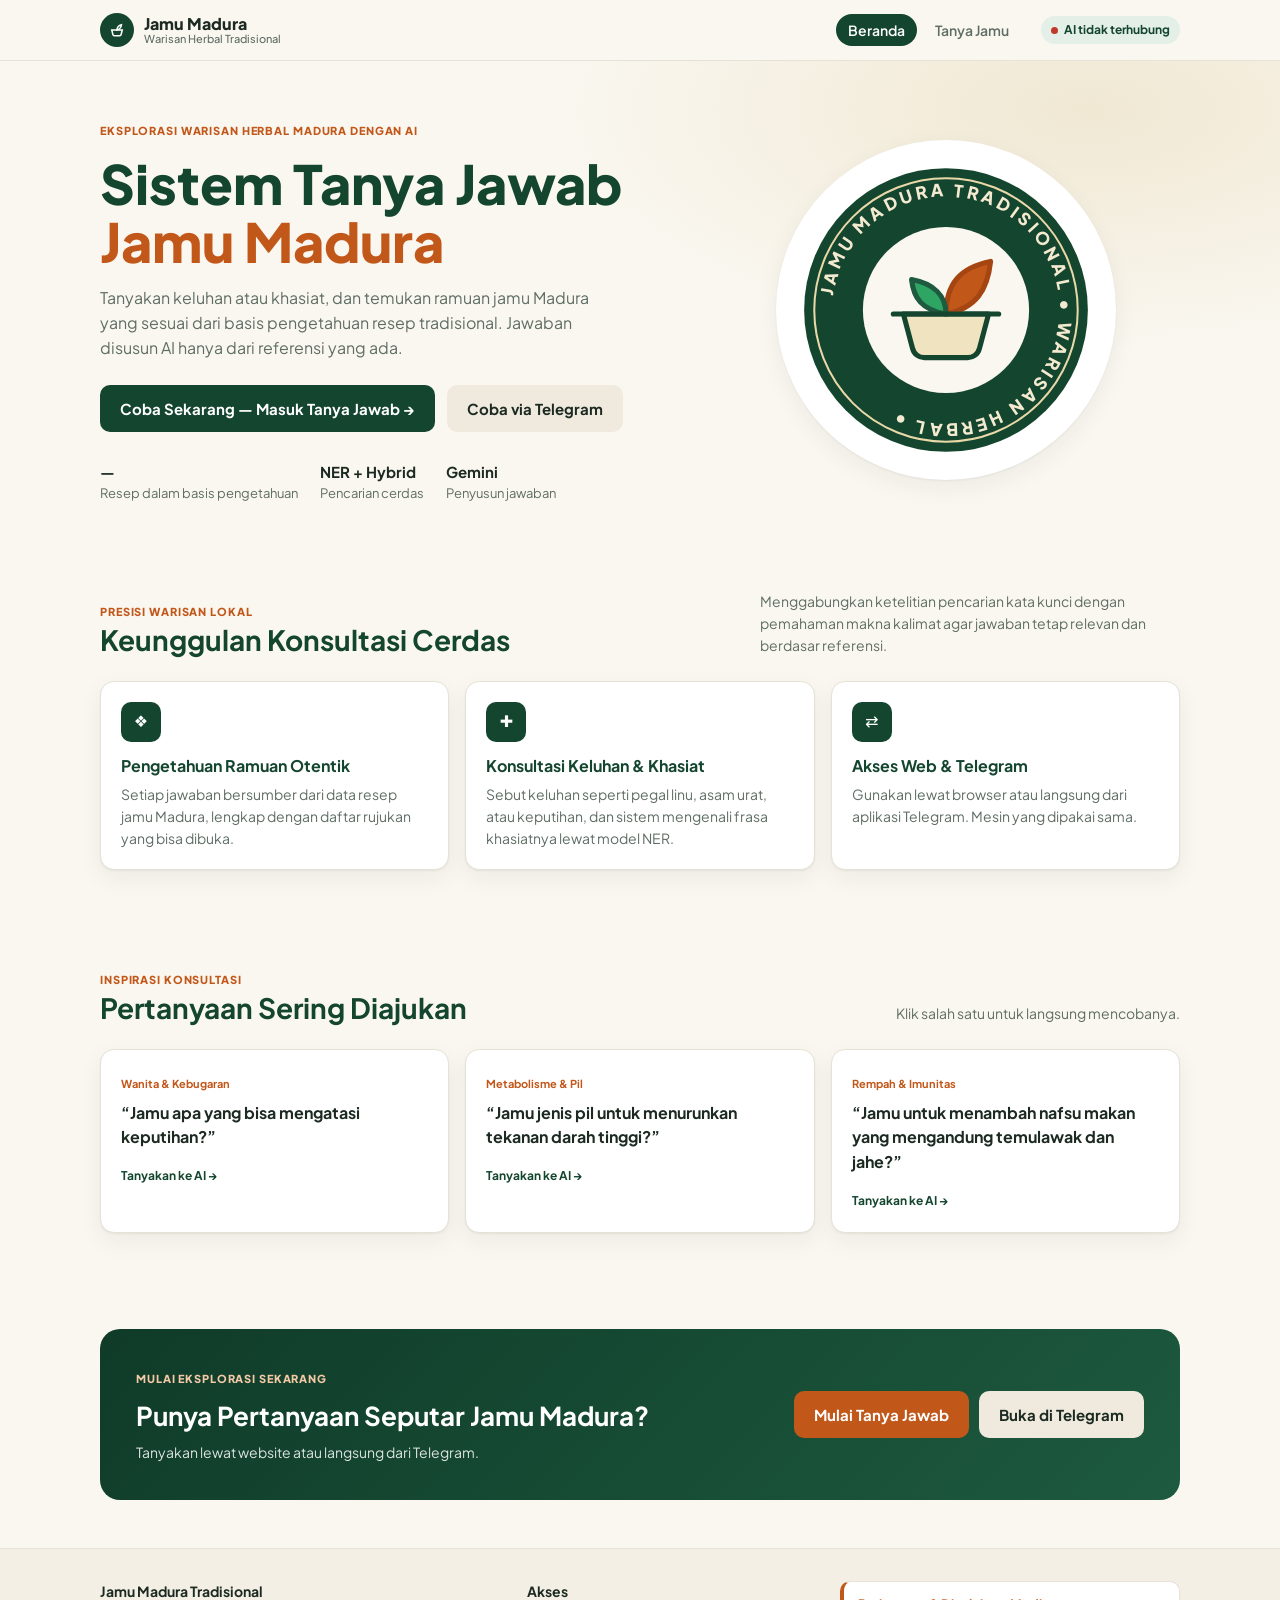
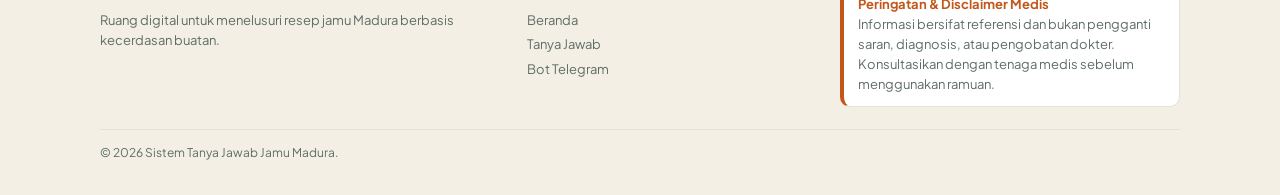
<file: static/index.html>
<!doctype html>
<html lang="id">
<head>
<meta charset="utf-8">
<meta name="viewport" content="width=device-width,initial-scale=1">
<title>Sistem Tanya Jawab Jamu Madura</title>
<meta name="description" content="Tanya khasiat dan ramuan jamu Madura dengan bantuan AI.">
<link rel="preconnect" href="https://fonts.googleapis.com">
<link href="https://fonts.googleapis.com/css2?family=Plus+Jakarta+Sans:wght@500;600;700;800&display=swap" rel="stylesheet">
<link rel="stylesheet" href="style.css">
<script src="config.js"></script>
</head>
<body>
<header class="nav"><div class="wrap">
  <a class="brand" href="index.html">
    <span class="logo"><svg width="18" height="18" viewBox="0 0 24 24" fill="none" stroke="#fff" stroke-width="2" stroke-linecap="round"><path d="M5 12h14l-1.5 6a2 2 0 0 1-2 1.5h-7a2 2 0 0 1-2-1.5z"/><path d="M12 12c0-4 2-6 6-7-.5 4-2 6-6 7z"/></svg></span>
    <span>Jamu Madura<small>Warisan Herbal Tradisional</small></span>
  </a>
  <ul>
    <li><a class="on" href="index.html">Beranda</a></li>
    <li><a href="chat.html">Tanya Jamu</a></li>
  </ul>
  <span class="pill"><span class="dot" id="apiDot"></span><span id="apiTxt">Memeriksa…</span></span>
</div></header>

<main>
<div class="hero"><div class="wrap">
  <div>
    <span class="eyebrow">Eksplorasi warisan herbal Madura dengan AI</span>
    <h1>Sistem Tanya Jawab <em>Jamu Madura</em></h1>
    <p class="lead">Tanyakan keluhan atau khasiat, dan temukan ramuan jamu Madura yang sesuai dari basis pengetahuan resep tradisional. Jawaban disusun AI hanya dari referensi yang ada.</p>
    <div class="cta">
      <a class="btn btn-green" href="chat.html">Coba Sekarang — Masuk Tanya Jawab →</a>
      <a class="btn btn-ghost" href="#" data-tg>Coba via Telegram</a>
    </div>
    <div class="stats">
      <div><b id="docCount">—</b>Resep dalam basis pengetahuan</div>
      <div><b>NER + Hybrid</b>Pencarian cerdas</div>
      <div><b>Gemini</b>Penyusun jawaban</div>
    </div>
  </div>
  <div class="seal" aria-hidden="true">
    <svg viewBox="0 0 300 300" width="100%">
      <defs><path id="arc" d="M150 150 m-112 0 a112 112 0 1 1 224 0 a112 112 0 1 1 -224 0"/></defs>
      <circle cx="150" cy="150" r="140" fill="#14452f"/>
      <circle cx="150" cy="150" r="130" fill="none" stroke="#e9d9a8" stroke-width="2"/>
      <circle cx="150" cy="150" r="82" fill="#faf7f0"/>
      <text font-size="17" font-weight="800" letter-spacing="3.2" fill="#f4ead0"><textPath href="#arc" startOffset="2%">JAMU MADURA TRADISIONAL • WARISAN HERBAL •</textPath></text>
      <g transform="translate(150 150)" stroke="#14452f" stroke-width="5" fill="none" stroke-linecap="round" stroke-linejoin="round">
        <path d="M-42 4h84l-9 34a12 12 0 0 1-12 9h-42a12 12 0 0 1-12-9z" fill="#f0e3c0"/>
        <path d="M0 4c0-30 14-46 44-52-3 28-14 46-44 52z" fill="#c2571a" stroke="#a54612"/>
        <path d="M0 4C0-14-12-26-34-30c2 18 10 30 34 34z" fill="#2fa563" stroke="#1d5a3f"/>
        <path d="M-52 4h104"/>
      </g>
    </svg>
  </div>
</div></div>

<section id="unggulan"><div class="wrap">
  <div class="sec-head">
    <div><span class="eyebrow">Presisi warisan lokal</span><h2>Keunggulan Konsultasi Cerdas</h2></div>
    <p>Menggabungkan ketelitian pencarian kata kunci dengan pemahaman makna kalimat agar jawaban tetap relevan dan berdasar referensi.</p>
  </div>
  <div class="grid3">
    <div class="card"><div class="ico">❖</div><h3>Pengetahuan Ramuan Otentik</h3><p>Setiap jawaban bersumber dari data resep jamu Madura, lengkap dengan daftar rujukan yang bisa dibuka.</p></div>
    <div class="card"><div class="ico">✚</div><h3>Konsultasi Keluhan &amp; Khasiat</h3><p>Sebut keluhan seperti pegal linu, asam urat, atau keputihan, dan sistem mengenali frasa khasiatnya lewat model NER.</p></div>
    <div class="card"><div class="ico">⇄</div><h3>Akses Web &amp; Telegram</h3><p>Gunakan lewat browser atau langsung dari aplikasi Telegram. Mesin yang dipakai sama.</p></div>
  </div>
</div></section>

<section><div class="wrap">
  <div class="sec-head"><div><span class="eyebrow">Inspirasi konsultasi</span><h2>Pertanyaan Sering Diajukan</h2></div><p>Klik salah satu untuk langsung mencobanya.</p></div>
  <div class="grid3">
    <a class="card faq-card" href="chat.html?q=Jamu%20apa%20yang%20bisa%20mengatasi%20keputihan%3F"><span class="tag">Wanita &amp; Kebugaran</span><q>Jamu apa yang bisa mengatasi keputihan?</q><span class="go">Tanyakan ke AI →</span></a>
    <a class="card faq-card" href="chat.html?q=Jamu%20jenis%20pil%20untuk%20menurunkan%20tekanan%20darah%20tinggi?%3F"><span class="tag">Metabolisme &amp; Pil</span><q>Jamu jenis pil untuk menurunkan tekanan darah tinggi?</q><span class="go">Tanyakan ke AI →</span></a>
    <a class="card faq-card" href="chat.html?q=Jamu%20untuk%20menambah%20nafsu%20makan%20yang%20mengandung%20temulawak%20dan%20jahe?%3F"><span class="tag">Rempah &amp; Imunitas</span><q>Jamu untuk menambah nafsu makan yang mengandung temulawak dan jahe?</q><span class="go">Tanyakan ke AI →</span></a>
  </div>
</div></section>

<section id="telegram"><div class="wrap">
  <div class="banner">
    <div><span class="eyebrow" style="color:#f4c9a6">Mulai eksplorasi sekarang</span><h2>Punya Pertanyaan Seputar Jamu Madura?</h2><p>Tanyakan lewat website atau langsung dari Telegram.</p></div>
    <div style="display:flex;gap:10px;flex-wrap:wrap"><a class="btn btn-orange" href="chat.html">Mulai Tanya Jawab</a><a class="btn btn-ghost" href="#" data-tg>Buka di Telegram</a></div>
  </div>
</div></section>
</main>

<footer><div class="wrap">
  <div class="cols">
    <div><h4>Jamu Madura Tradisional</h4><p>Ruang digital untuk menelusuri resep jamu Madura berbasis kecerdasan buatan.</p></div>
    <div><h4>Akses</h4><ul><li><a href="index.html">Beranda</a></li><li><a href="chat.html">Tanya Jawab</a></li><li><a href="#" data-tg>Bot Telegram</a></li></ul></div>
    <div class="disclaimer"><b style="color:var(--orange)">Peringatan &amp; Disclaimer Medis</b><br>Informasi bersifat referensi dan bukan pengganti saran, diagnosis, atau pengobatan dokter. Konsultasikan dengan tenaga medis sebelum menggunakan ramuan.</div>
  </div>
  <div class="copy">© 2026 Sistem Tanya Jawab Jamu Madura.</div>
</div></footer>

<script>
const C = window.APP_CONFIG, tg = "https://t.me/" + C.telegramUsername;
document.querySelectorAll("[data-tg]").forEach(a => { a.href = tg; a.target = "_blank"; a.rel = "noopener"; });
fetch(C.apiBase + "/api/health").then(r => r.json()).then(d => {
  document.getElementById("apiTxt").textContent = "AI aktif";
  document.getElementById("docCount").textContent = d.documents;
}).catch(() => {
  document.getElementById("apiDot").classList.add("off");
  document.getElementById("apiTxt").textContent = "AI tidak terhubung";
});
</script>
</body>
</html>
</file>
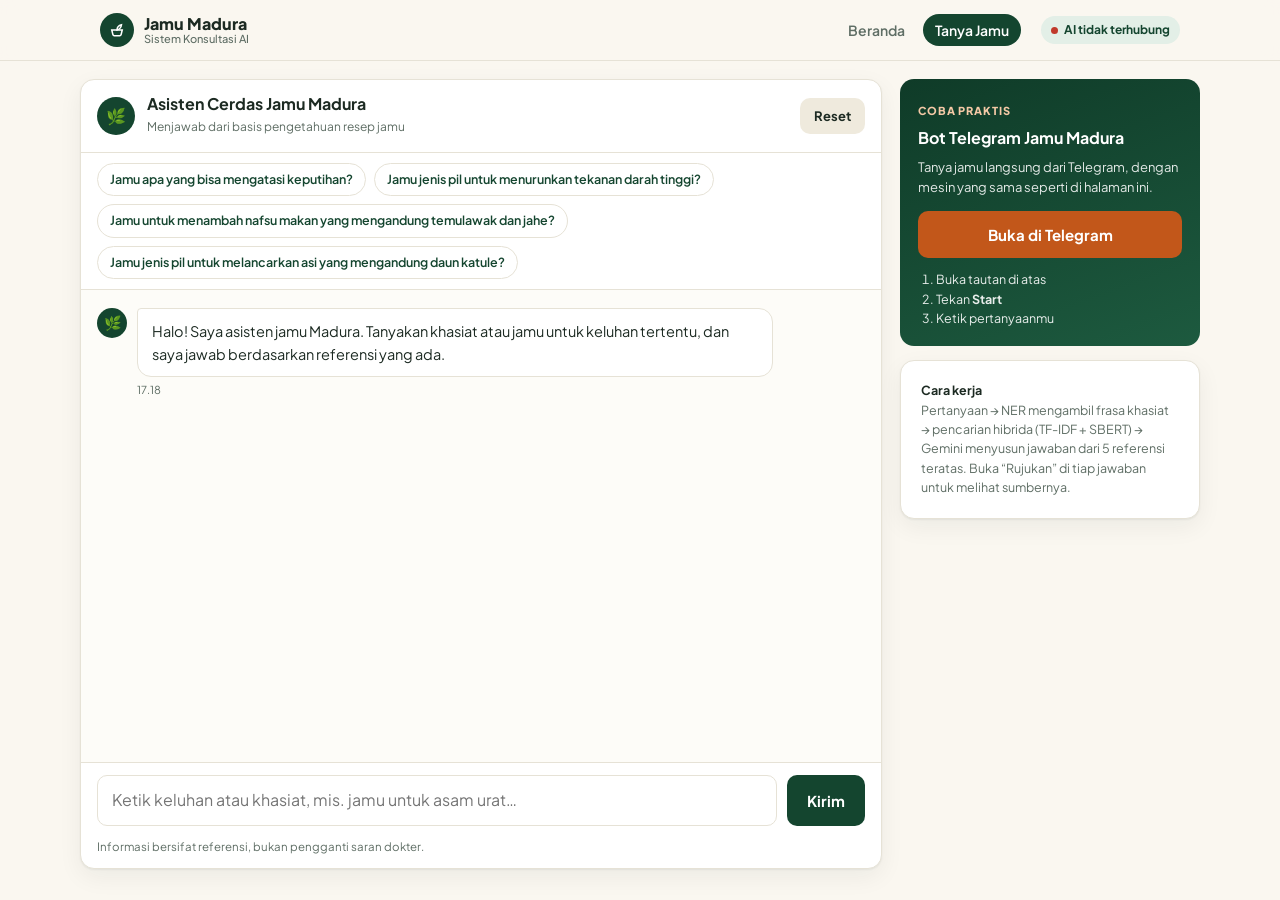
<file: static/chat.html>
<!doctype html>
<html lang="id">
<head>
<meta charset="utf-8">
<meta name="viewport" content="width=device-width,initial-scale=1">
<title>Tanya Jamu — Jamu Madura</title>
<link rel="preconnect" href="https://fonts.googleapis.com">
<link href="https://fonts.googleapis.com/css2?family=Plus+Jakarta+Sans:wght@500;600;700;800&display=swap" rel="stylesheet">
<link rel="stylesheet" href="style.css">
<script src="config.js"></script>
</head>
<body>
<header class="nav"><div class="wrap">
  <a class="brand" href="index.html">
    <span class="logo"><svg width="18" height="18" viewBox="0 0 24 24" fill="none" stroke="#fff" stroke-width="2" stroke-linecap="round"><path d="M5 12h14l-1.5 6a2 2 0 0 1-2 1.5h-7a2 2 0 0 1-2-1.5z"/><path d="M12 12c0-4 2-6 6-7-.5 4-2 6-6 7z"/></svg></span>
    <span>Jamu Madura<small>Sistem Konsultasi AI</small></span>
  </a>
  <ul>
    <li><a href="index.html">Beranda</a></li>
    <li><a class="on" href="chat.html">Tanya Jamu</a></li>
  </ul>
  <span class="pill"><span class="dot" id="apiDot"></span><span id="apiTxt">Memeriksa…</span></span>
</div></header>

<div class="wrap chat-layout">
  <section class="chat-box">
    <div class="chat-top">
      <div class="avatar">🌿</div>
      <div><h1>Asisten Cerdas Jamu Madura</h1><small>Menjawab dari basis pengetahuan resep jamu</small></div>
      <button class="btn btn-ghost btn-sm right" id="reset" type="button">Reset</button>
    </div>
    <div class="chips" id="chips"></div>
    <div class="msgs" id="msgs" aria-live="polite"></div>
    <form class="composer" id="form">
      <input id="inp" maxlength="500" autocomplete="off" placeholder="Ketik keluhan atau khasiat, mis. jamu untuk asam urat…">
      <button class="btn btn-green" id="send" type="submit">Kirim</button>
    </form>
    <div class="tip">Informasi bersifat referensi, bukan pengganti saran dokter.</div>
  </section>

  <aside class="side">
    <div class="tg">
      <span class="eyebrow" style="color:#f4c9a6">Coba praktis</span>
      <h3>Bot Telegram Jamu Madura</h3>
      <p>Tanya jamu langsung dari Telegram, dengan mesin yang sama seperti di halaman ini.</p>
      <a class="btn btn-orange" id="tgBtn" href="#" target="_blank" rel="noopener">Buka di Telegram</a>
      <ol><li>Buka tautan di atas</li><li>Tekan <b>Start</b></li><li>Ketik pertanyaanmu</li></ol>
    </div>
    <div class="card note"><b>Cara kerja</b><br>Pertanyaan → NER mengambil frasa khasiat → pencarian hibrida (TF-IDF + SBERT) → Gemini menyusun jawaban dari 5 referensi teratas. Buka “Rujukan” di tiap jawaban untuk melihat sumbernya.</div>
  </aside>
</div>

<script>
const C = window.APP_CONFIG;
const $ = id => document.getElementById(id);
const msgs = $("msgs"), inp = $("inp"), send = $("send");
const SUGGEST = ["Jamu apa yang bisa mengatasi keputihan?", "Jamu jenis pil untuk menurunkan tekanan darah tinggi?", "Jamu untuk menambah nafsu makan yang mengandung temulawak dan jahe?", "Jamu jenis pil untuk melancarkan asi yang mengandung daun katule?"];
const GREETING = "Halo! Saya asisten jamu Madura. Tanyakan khasiat atau jamu untuk keluhan tertentu, dan saya jawab berdasarkan referensi yang ada.";

document.querySelectorAll("[data-tg]").forEach(a => { a.href = "https://t.me/" + C.telegramUsername; a.target = "_blank"; });
$("tgBtn").href = "https://t.me/" + C.telegramUsername;

const esc = s => s.replace(/[&<>"']/g, c => ({ "&": "&amp;", "<": "&lt;", ">": "&gt;", '"': "&quot;", "'": "&#39;" }[c]));
function fmt(t) {            // markdown ringan yang aman: paragraf + bullet
  const lines = esc(t).split("\n"); let out = "", list = false;
  for (const l of lines) {
    const m = l.match(/^\s*[-*•]\s+(.*)/);
    if (m) { if (!list) { out += "<ul>"; list = true; } out += "<li>" + m[1] + "</li>"; }
    else { if (list) { out += "</ul>"; list = false; } if (l.trim()) out += "<p>" + l + "</p>"; }
  }
  return out + (list ? "</ul>" : "");
}
const now = () => new Date().toLocaleTimeString("id-ID", { hour: "2-digit", minute: "2-digit" });

function add(role, html, extra = "") {
  const d = document.createElement("div");
  d.className = "msg " + role;
  d.innerHTML = (role === "bot" ? '<div class="avatar" style="width:30px;height:30px;font-size:14px">🌿</div>' : "") +
    '<div><div class="bubble">' + html + extra + '</div><div class="meta">' + now() + "</div></div>";
  msgs.appendChild(d); msgs.scrollTop = msgs.scrollHeight; return d;
}
function sourcesHtml(r) {
  const kw = r.keywords ? '<div><span class="kw">Kata kunci: ' + esc(r.keywords) + "</span></div>" : "";
  const li = (r.sources || []).map(s => "<li><b>" + esc(s.nama) + "</b> — " + esc(s.khasiat) + "</li>").join("");
  return kw + (li ? '<details class="src"><summary>Rujukan (' + r.sources.length + ")</summary><ul>" + li + "</ul></details>" : "");
}

let busy = false;
async function ask(q) {
  q = q.trim(); if (busy || q.length < 2) return;
  busy = true; send.disabled = true; inp.value = "";
  add("user", esc(q));
  const t = add("bot", '<span class="typing"><span></span><span></span><span></span></span>');
  try {
    const res = await fetch(C.apiBase + "/api/chat", { method: "POST", headers: { "Content-Type": "application/json" }, body: JSON.stringify({ message: q }) });
    if (res.status === 429) throw new Error("Terlalu banyak pertanyaan, tunggu sebentar lalu coba lagi.");
    if (!res.ok) throw new Error("Server mengalami kendala (" + res.status + ").");
    const r = await res.json();
    t.remove(); add("bot", fmt(r.answer), sourcesHtml(r));
  } catch (e) {
    t.remove();
    add("bot", esc(e instanceof TypeError ? "Tidak dapat terhubung ke server. Pastikan API berjalan." : e.message));
  }
  busy = false; send.disabled = false; inp.focus();
}

function start() {
  msgs.innerHTML = ""; add("bot", esc(GREETING));
}
$("chips").innerHTML = SUGGEST.map(s => '<button type="button" class="chip">' + esc(s) + "</button>").join("");
$("chips").addEventListener("click", e => { if (e.target.classList.contains("chip")) ask(e.target.textContent); });
$("form").addEventListener("submit", e => { e.preventDefault(); ask(inp.value); });
$("reset").addEventListener("click", start);

fetch(C.apiBase + "/api/health").then(r => r.json()).then(() => { $("apiTxt").textContent = "AI aktif"; })
  .catch(() => { $("apiDot").classList.add("off"); $("apiTxt").textContent = "AI tidak terhubung"; });

start();
const q0 = new URLSearchParams(location.search).get("q");
if (q0) ask(q0);
</script>
</body>
</html>
</file>
<file: static/style.css>
:root{
  --green-900:#0f3b28; --green-800:#14452f; --green-700:#1d5a3f; --green-100:#e3efe7;
  --orange:#c2571a; --orange-dark:#a54612; --orange-100:#fbe9dc;
  --cream:#faf7f0; --paper:#ffffff; --ink:#1c2a22; --muted:#5f6e65; --line:#e6e2d6;
  --radius:14px; --shadow:0 1px 2px rgba(20,40,30,.06),0 8px 24px rgba(20,40,30,.06);
}
*{box-sizing:border-box;margin:0}
html{scroll-behavior:smooth}
body{font-family:"Plus Jakarta Sans",system-ui,-apple-system,"Segoe UI",sans-serif;background:var(--cream);color:var(--ink);line-height:1.55;-webkit-font-smoothing:antialiased}
a{color:inherit;text-decoration:none}
img,svg{display:block;max-width:100%}
.wrap{max-width:1120px;margin:0 auto;padding:0 20px}

/* nav */
.nav{position:sticky;top:0;z-index:20;background:rgba(250,247,240,.9);backdrop-filter:blur(8px);border-bottom:1px solid var(--line)}
.nav .wrap{display:flex;align-items:center;gap:20px;height:60px}
.brand{display:flex;align-items:center;gap:10px;font-weight:800;line-height:1.1}
.brand small{display:block;font-weight:500;font-size:11px;color:var(--muted)}
.brand .logo{width:34px;height:34px;border-radius:50%;background:var(--green-800);display:grid;place-items:center}
.nav ul{display:flex;gap:6px;list-style:none;margin-left:auto}
.nav ul a{padding:7px 12px;border-radius:999px;font-size:14px;font-weight:600;color:var(--muted)}
.nav ul a:hover,.nav ul a.on{background:var(--green-800);color:#fff}
.pill{display:inline-flex;align-items:center;gap:6px;font-size:12px;font-weight:700;padding:5px 10px;border-radius:999px;background:var(--green-100);color:var(--green-800)}
.dot{width:7px;height:7px;border-radius:50%;background:#2fa563}
.dot.off{background:#c0392b}
.btn{display:inline-flex;align-items:center;gap:8px;border:0;cursor:pointer;font:inherit;font-weight:700;font-size:15px;padding:12px 20px;border-radius:10px;transition:transform .12s,background .12s}
.btn:hover{transform:translateY(-1px)}
.btn-green{background:var(--green-800);color:#fff}.btn-green:hover{background:var(--green-900)}
.btn-orange{background:var(--orange);color:#fff}.btn-orange:hover{background:var(--orange-dark)}
.btn-ghost{background:#efeadd;color:var(--ink)}
.btn-sm{padding:8px 14px;font-size:13px}

/* hero */
.hero{padding:56px 0 40px;background:radial-gradient(900px 400px at 85% 10%,#f0e8d3 0,transparent 60%)}
.hero .wrap{display:grid;grid-template-columns:1.1fr .9fr;gap:40px;align-items:center}
.eyebrow{font-size:11px;letter-spacing:.08em;font-weight:800;color:var(--orange);text-transform:uppercase}
.hero h1{font-size:clamp(34px,5vw,54px);line-height:1.08;font-weight:800;color:var(--green-800);margin:12px 0 16px}
.hero h1 em{font-style:normal;color:var(--orange)}
.hero p.lead{color:var(--muted);max-width:520px;margin-bottom:24px}
.hero .cta{display:flex;gap:12px;flex-wrap:wrap;margin-bottom:28px}
.stats{display:flex;gap:22px;flex-wrap:wrap;font-size:13px;color:var(--muted)}
.stats b{display:block;color:var(--ink);font-size:15px}
.seal{justify-self:center;width:min(340px,80vw);aspect-ratio:1;border-radius:50%;background:#fff;box-shadow:var(--shadow);display:grid;place-items:center;padding:18px}

/* sections */
section{padding:48px 0}
.sec-head{display:flex;justify-content:space-between;gap:30px;align-items:end;margin-bottom:24px;flex-wrap:wrap}
.sec-head h2{font-size:28px;color:var(--green-800);line-height:1.2}
.sec-head p{color:var(--muted);max-width:420px;font-size:14px}
.grid3{display:grid;grid-template-columns:repeat(3,1fr);gap:16px}
.card{background:var(--paper);border:1px solid var(--line);border-radius:var(--radius);padding:20px;box-shadow:var(--shadow)}
.card .ico{width:40px;height:40px;border-radius:10px;background:var(--green-800);color:#fff;display:grid;place-items:center;margin-bottom:12px}
.card h3{font-size:16px;margin-bottom:6px;color:var(--green-800)}
.card p{font-size:14px;color:var(--muted)}
.faq-card{cursor:pointer;transition:transform .12s,border-color .12s}
.faq-card:hover{transform:translateY(-2px);border-color:var(--orange)}
.faq-card .tag{font-size:11px;font-weight:700;color:var(--orange)}
.faq-card q{display:block;font-weight:700;margin:6px 0 12px;quotes:"“" "”"}
.faq-card span.go{font-size:12px;font-weight:700;color:var(--green-800)}
.banner{background:linear-gradient(135deg,var(--green-900),var(--green-700));color:#fff;border-radius:20px;padding:36px;display:flex;gap:24px;justify-content:space-between;align-items:center;flex-wrap:wrap}
.banner h2{font-size:26px;margin:6px 0}
.banner p{opacity:.85;max-width:480px;font-size:14px}
footer{border-top:1px solid var(--line);padding:32px 0;background:#f3efe4;font-size:13px;color:var(--muted)}
footer .cols{display:grid;grid-template-columns:1.4fr 1fr 1.2fr;gap:30px}
footer h4{color:var(--ink);margin-bottom:8px;font-size:14px}
footer ul{padding:0}
footer li{list-style:none;margin:4px 0}
.disclaimer{background:#fff;border:1px solid var(--line);border-left:4px solid var(--orange);border-radius:10px;padding:12px 14px}
.copy{margin-top:22px;padding-top:14px;border-top:1px solid var(--line);font-size:12px}

/* chat page */
.chat-layout{display:grid;grid-template-columns:minmax(0,1fr) 300px;gap:18px;padding:18px 0 28px;align-items:start}
.chat-box{padding:0;background:var(--paper);border:1px solid var(--line);border-radius:var(--radius);box-shadow:var(--shadow);display:flex;flex-direction:column;height:calc(100vh - 110px);min-height:520px}
.chat-top{display:flex;align-items:center;gap:12px;padding:14px 16px;border-bottom:1px solid var(--line)}
.avatar{width:38px;height:38px;border-radius:50%;background:var(--green-800);color:#fff;display:grid;place-items:center;flex:none}
.chat-top h1{font-size:16px;line-height:1.2}
.chat-top small{color:var(--muted);font-size:12px}
.chat-top .right{margin-left:auto}
.chips{display:flex;gap:8px;flex-wrap:wrap;padding:10px 16px;border-bottom:1px solid var(--line)}
.chip{border:1px solid var(--line);background:#fff;border-radius:999px;font:inherit;font-size:12.5px;font-weight:600;padding:6px 12px;cursor:pointer;color:var(--green-800)}
.chip:hover{border-color:var(--orange);background:var(--orange-100)}
.msgs{flex:1;overflow-y:auto;padding:18px 16px;display:flex;flex-direction:column;gap:14px;background:#fdfcf8}
.msg{display:flex;gap:10px;max-width:88%}
.msg.user{align-self:flex-end;flex-direction:row-reverse}
.bubble{padding:11px 14px;border-radius:14px;font-size:14.5px;border:1px solid var(--line);background:#fff;overflow-wrap:anywhere}
.msg.user .bubble{background:var(--green-800);color:#fff;border-color:var(--green-800)}
.msg.bot .bubble{border-top-left-radius:4px}
.bubble ul{padding-left:18px;margin:6px 0}
.meta{font-size:11px;color:var(--muted);margin-top:4px}
.kw{display:inline-block;font-size:11px;font-weight:700;background:var(--green-100);color:var(--green-800);padding:2px 8px;border-radius:999px;margin:8px 4px 0 0}
details.src{margin-top:10px;font-size:12.5px}
details.src summary{cursor:pointer;font-weight:700;color:var(--orange)}
details.src li{margin:6px 0;color:var(--muted)}
details.src b{color:var(--ink)}
.typing span{display:inline-block;width:6px;height:6px;margin-right:3px;border-radius:50%;background:var(--muted);animation:b 1s infinite}
.typing span:nth-child(2){animation-delay:.15s}.typing span:nth-child(3){animation-delay:.3s}
@keyframes b{0%,60%,100%{opacity:.25;transform:none}30%{opacity:1;transform:translateY(-3px)}}
.composer{display:flex;gap:10px;padding:12px 16px;border-top:1px solid var(--line)}
.composer input{flex:1;font:inherit;padding:12px 14px;border:1px solid var(--line);border-radius:10px;background:#fff;outline:none}
.composer input:focus{border-color:var(--green-700);box-shadow:0 0 0 3px var(--green-100)}
.tip{font-size:11.5px;color:var(--muted);padding:0 16px 12px}
.side{display:flex;flex-direction:column;gap:14px}
.tg{background:linear-gradient(160deg,var(--green-900),var(--green-700));color:#fff;border-radius:var(--radius);padding:18px}
.tg h3{font-size:16px;margin:4px 0 6px}
.tg p{font-size:13px;opacity:.88;margin-bottom:14px}
.tg ol{font-size:12.5px;padding-left:18px;margin:12px 0 0;opacity:.9}
.tg .btn{width:100%;justify-content:center}
.note{font-size:12.5px;color:var(--muted)}
.note b{color:var(--ink)}

@media(max-width:860px){
  .hero .wrap,.grid3,footer .cols,.chat-layout{grid-template-columns:1fr}
  .nav ul{display:none}
  .seal{order:-1;width:220px}
  .chat-box{height:auto;min-height:70vh}
  .msgs{min-height:340px;max-height:60vh}
  .banner{padding:24px}
}
</file>
